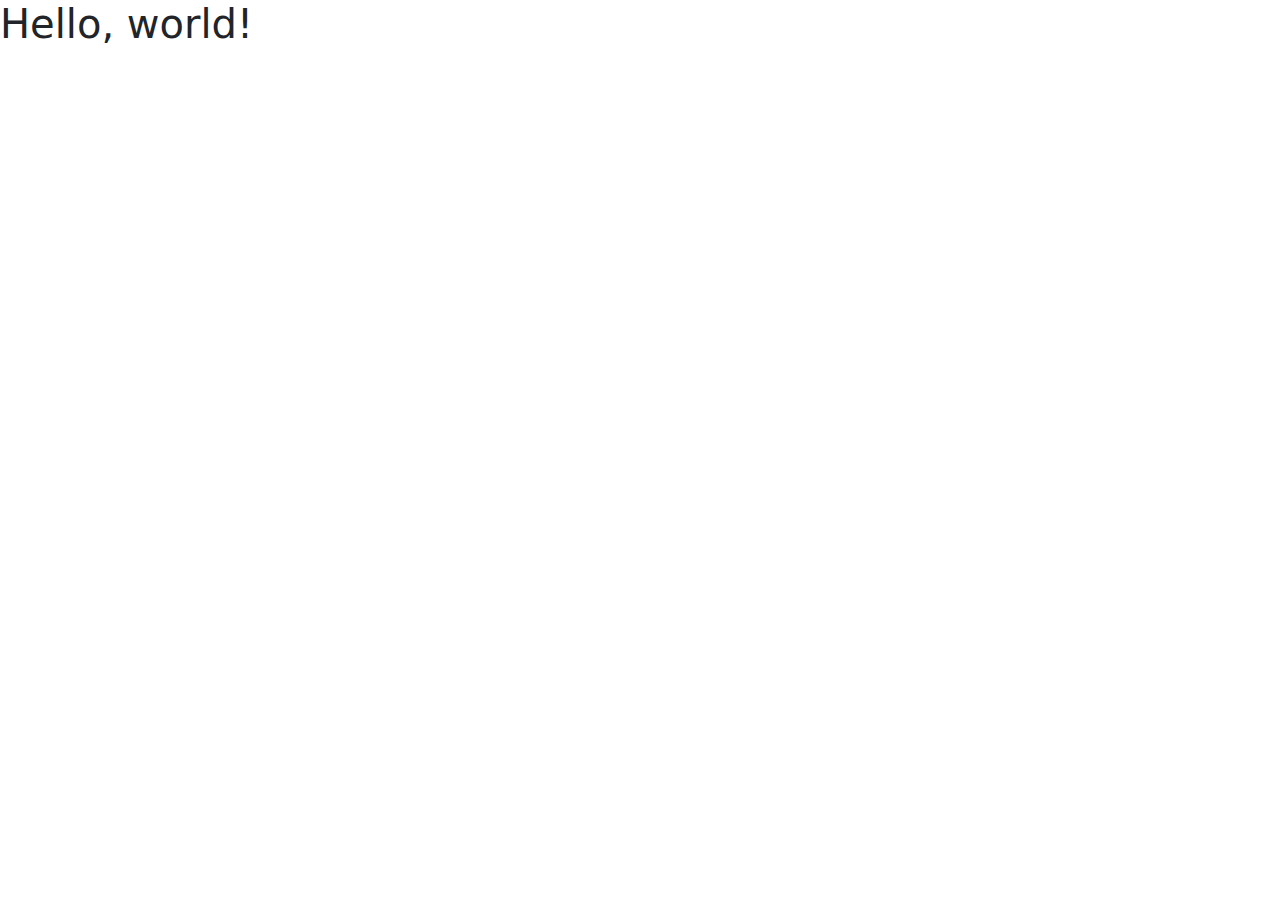
<file: AUST_CSE_Website/bootstrap.html>
<!doctype html>
<html lang="en">
  <head>
    <!-- Required meta tags -->
    <meta charset="utf-8">
    <meta name="viewport" content="width=device-width, initial-scale=1">

    <!-- Bootstrap CSS -->
    <link href="css/bootstrap.min.css" rel="stylesheet" >

    <title>Hello, world!</title>
  </head>
  <body>
    <h1>Hello, world!</h1>

    <!-- Optional JavaScript; choose one of the two! -->

    <!-- Option 1: Bootstrap Bundle with Popper -->
    <script src="js/bootstrap.bundle.min.js" ></script>

    <!-- Option 2: Separate Popper and Bootstrap JS -->
    <!--
    <script src="https://cdn.jsdelivr.net/npm/@popperjs/core@2.5.4/dist/umd/popper.min.js" integrity="sha384-q2kxQ16AaE6UbzuKqyBE9/u/KzioAlnx2maXQHiDX9d4/zp8Ok3f+M7DPm+Ib6IU" crossorigin="anonymous"></script>
    <script src="https://cdn.jsdelivr.net/npm/bootstrap@5.0.0-beta1/dist/js/bootstrap.min.js" integrity="sha384-pQQkAEnwaBkjpqZ8RU1fF1AKtTcHJwFl3pblpTlHXybJjHpMYo79HY3hIi4NKxyj" crossorigin="anonymous"></script>
    -->
  </body>
</html>
</file>
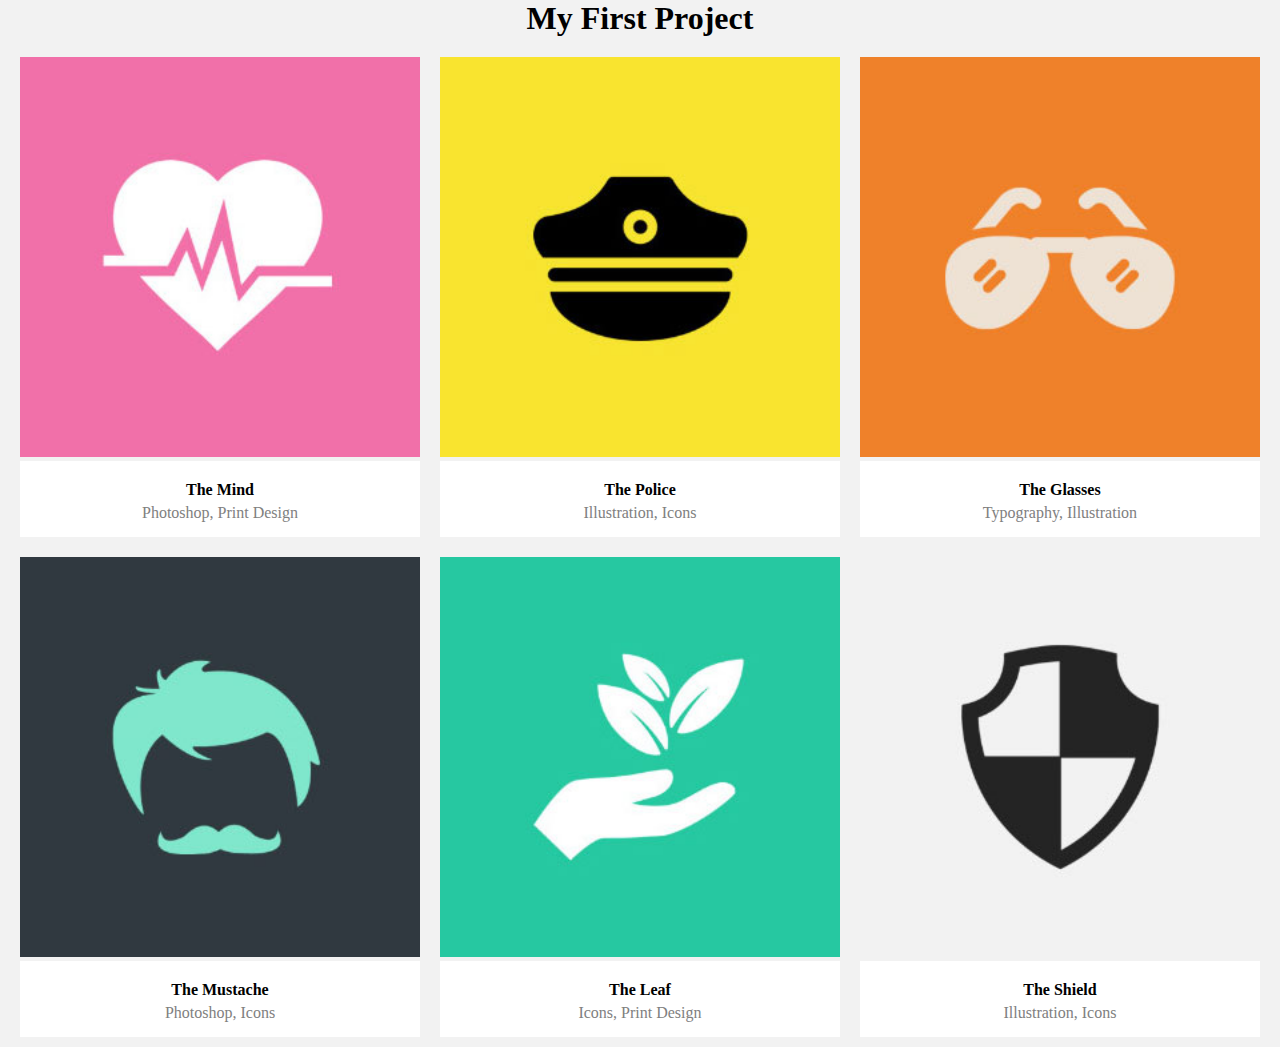
<file: Page/Assignment1.html>
<!DOCTYPE html>
<html>
<head>
	<title>Assignment 1</title>
	<style type="text/css">
		
		*{			
			background-color:  #f2f2f2;
			margin:0;
            padding: 0;
		 }
		
		.gallery{
			
			float: left;
			width: 33.333%;
			box-sizing: border-box;
			padding: 10px;
			
		} 
		
		.container{
			
			padding: 10px;
		
		}
		
		.desc{
			
			padding: 15px;
            text-align: center;
			background-color: white;
			
		}
		
		.desc1{
			
			margin: 5px;
			text-align: center;
			text-transform: capitalize;
			font-family: Calibri;
			background-color: white;

		}
		
		.desc2{
			
			text-align: center;
			text-transform: capitalize;
			font-family: Calibri Light;
			background-color: white;
			color: #808080;
		
		}
			
		</style>
</head>	
<body>
	<h1 style="text-align: center;">My First Project</h1>
	<div class="container">

		<div class="gallery">
			<img src="grid-1.jpg" width="100%">
			<div class="desc">
				<h4 class="desc1">the mind</h4>
			    <l class="desc2">photoshop, print design</l>	
			</div>
		</div>

		<div class="gallery">
			<img src="grid-2.jpg" width="100%">
			<div class="desc">
				<h4 class="desc1">the police</h4>
			    <l class="desc2">illustration, icons </l>
			</div>
		</div>

			<div class="gallery">
			    <img src="grid-3.jpg" width="100%">
			    <div class="desc">	
			        <h4 class="desc1">the glasses</h4>
			        <l class="desc2">typography, illustration</l>
                </div>
			</div>

			<div class="gallery">
			    <img src="grid-4.jpg" width="100%">
			    <div class="desc">
			        <h4 class="desc1">the mustache</h4><br\>
			        <l class="desc2">photoshop, icons</l>
                </div>
		    </div>

			<div class="gallery">
			    <img src="grid-5.jpg" width="100%">
			    <div class="desc">
			        <h4 class="desc1">the leaf</h4>
			        <l class="desc2">icons, print design</l>
			    </div>	
			</div>

			<div class="gallery">
			    <img src="grid-6.jpg" width="100%">
			    <div class="desc">
			        <h4 class="desc1">the shield</h4>
			        <l class="desc2">illustration, icons</l>	
			    </div>
			</div>

		</div>
	</body>
</html>
</file>
